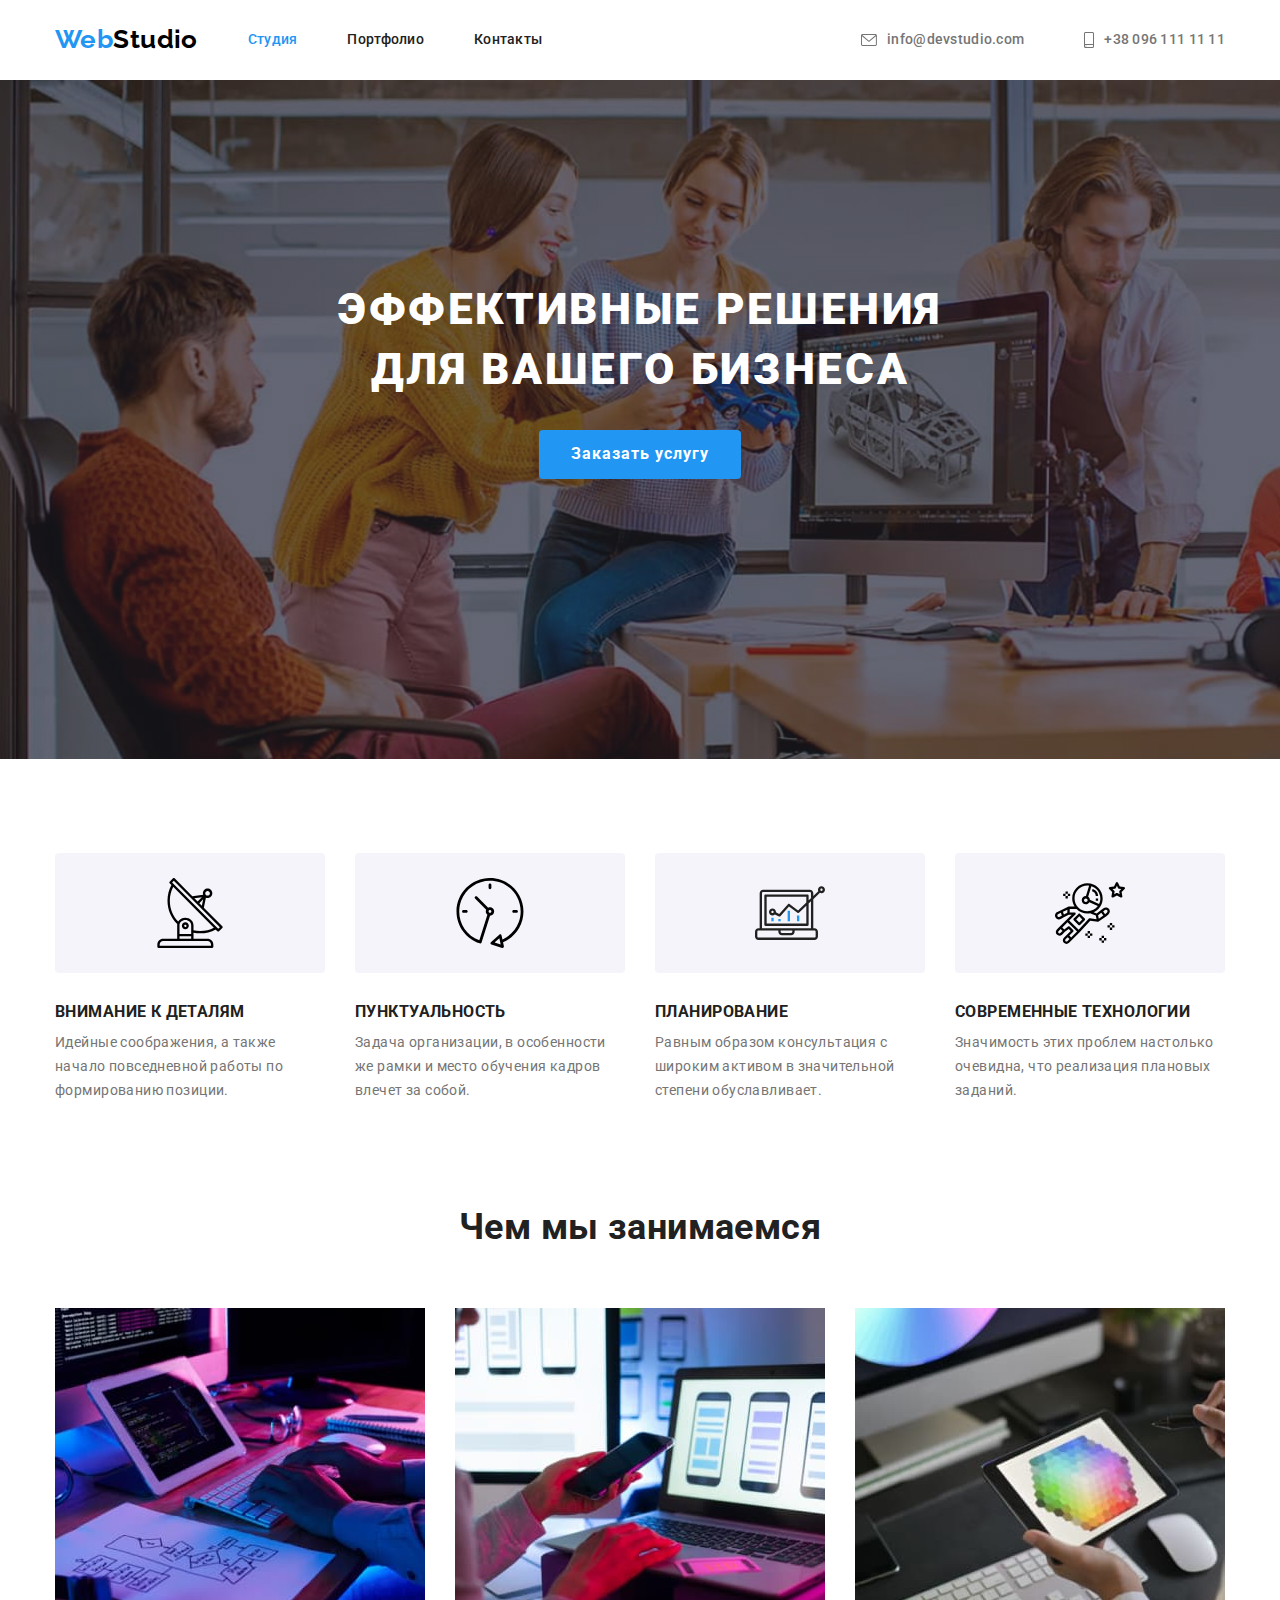
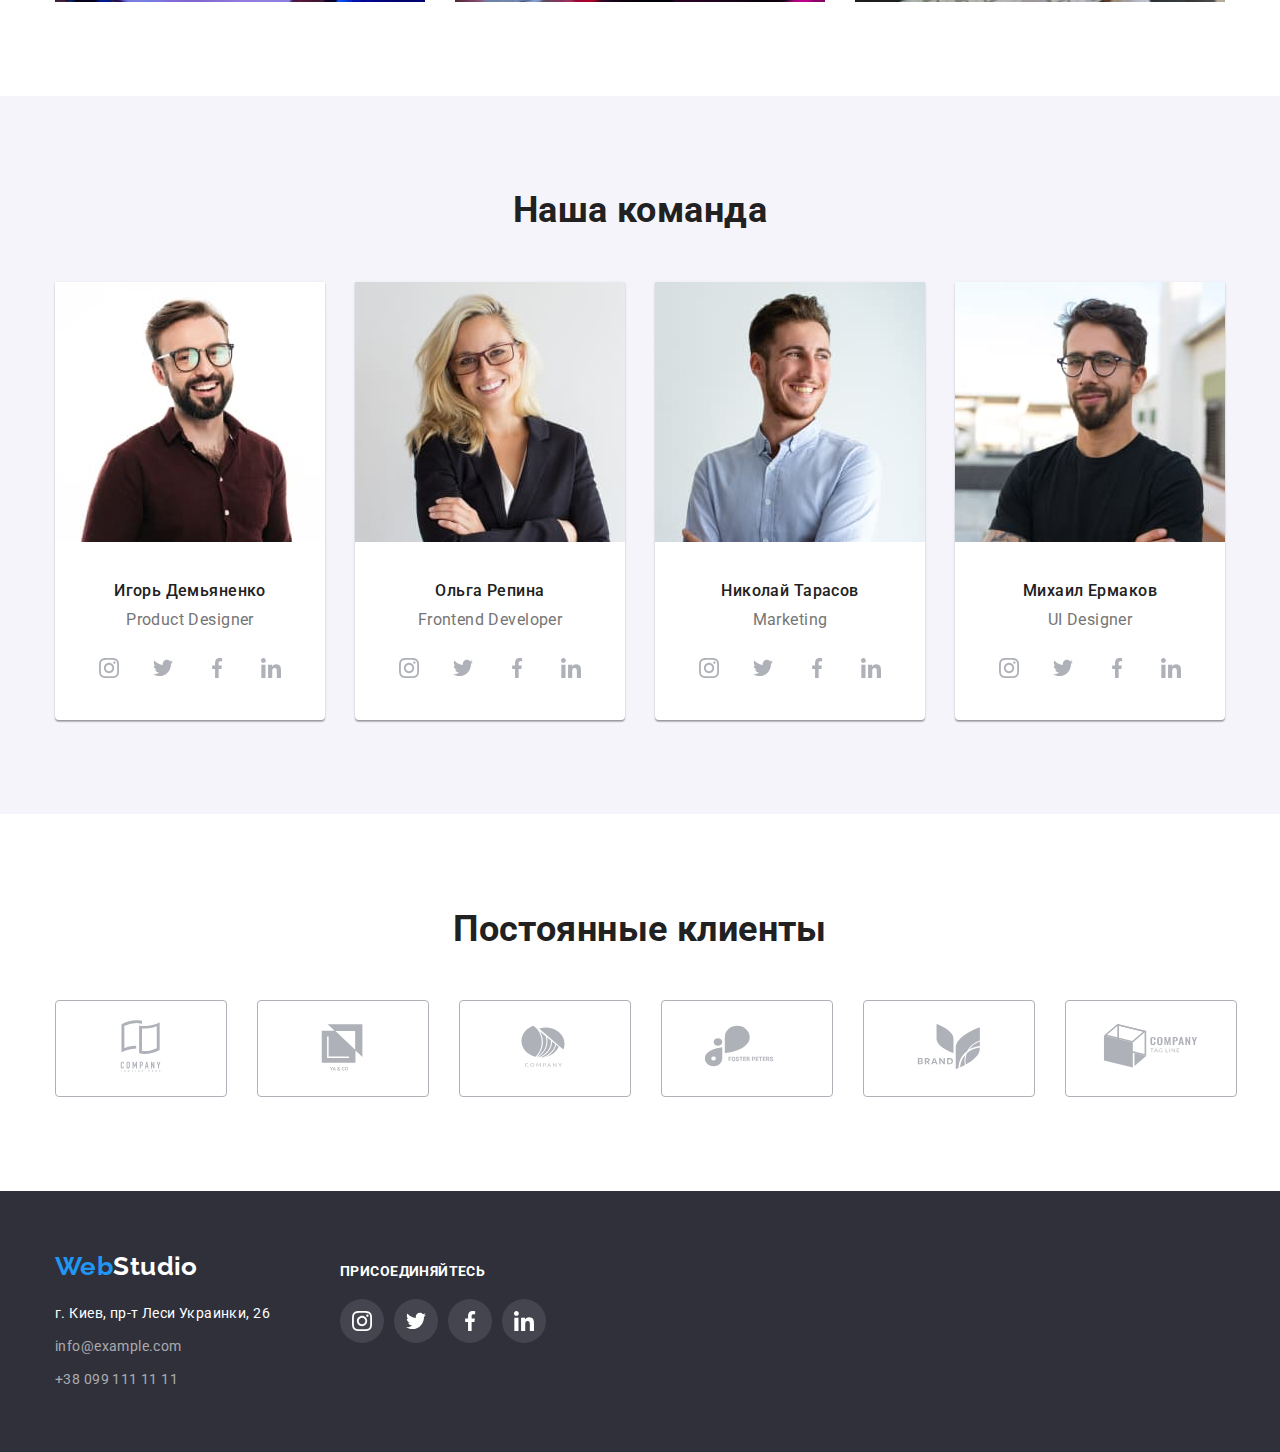
<file: index.html>
<!DOCTYPE html>
<html lang="ru">
<head>
    <meta charset="UTF-8">
    <meta http-equiv="X-UA-Compatible" content="IE=edge">
    <meta name="viewport" content="width=device-width, initial-scale=1.0">
    <title lang="en">Web Studio</title>
    <link href="https://fonts.googleapis.com/css2?family=Raleway:wght@700&family=Roboto:wght@400;500;700;900&display=swap"
     rel="stylesheet">
     <link rel="stylesheet" href="https://cdnjs.cloudflare.com/ajax/libs/modern-normalize/1.1.0/modern-normalize.min.css">
    <link rel="stylesheet" href="./css/styles.css">
</head>


<body>

<header class="header">
   <div class="container header-header ">
          <nav class="header-nav" >
           <a href="./index.html" class="header-logo text">Web<span class="header-logo-first text">Studio</span> </a>
       <ul class="header-list list">
           <li class="header-item"><a href="./index.html" class="header-link activ text ">Студия</a></li>
           <li class="header-item"><a href="./portfolio.html" class="header-link text">Портфолио</a></li>
           <li class="header-item"><a href="" class="header-link text ">Контакты</a></li>
       </ul>
          </nav>
       
       <ul class="header-contacts text list ">
          <li class="header-contacts-item">
            <a href="mailto:info@devstudio.com" class="header-contacts-link text">
            <svg class="header-mail"  width="16" height="12"> 
            <use href="./images/icons.svg/symbol-defs (2).svg#icon-envelope-1"></use></svg>
            info@devstudio.com</a> </li>
          <li class="header-contacts-item">
            <a href="tel:+380961111111" class="header-contacts-link text">
             <svg class="header-phone" width="10" height="16">
               <use href="./images/icons.svg/symbol-defs (2).svg#icon-smartphone-1"></use>
             </svg>  
               +38 096 111 11 11</a></li>
       </ul>
   </div>
</header>



<main>
     <section class="hero">
             <h1 class="hero-title">Эффективные решения<br> для вашего бизнеса</h1>
             <button type="button" class="hero-btn">Заказать услугу</button>
</section>
     

<section class="benefits">
   <div class="container">
             
     <ul class="benefits-list list">
        <li class="benefits-list-item">
         <div class="benefits-div">
         <svg class="benefits-icon" width="70" height="70"> 
            <use href="./images/icons.svg/symbol-defs (2).svg#icon-antenna-1-1"></use>
         </svg>
      </div>
            <h3 class="benefits-title">Внимание к деталям</h3>
            <p class="benefits-text">Идейные соображения, а также начало повседневной работы по формированию позиции.</p>
        </li>

        <li class="benefits-list-item">
         <div class="benefits-div">
         <svg class="benefits-icon" width="70" height="70"> 
            <use href="./images/icons.svg/symbol-defs (2).svg#icon-clock-1-1"></use>
         </svg>
      </div>
            <h3 class="benefits-title">Пунктуальность</h3>
            <p class="benefits-text">Задача организации, в особенности же рамки и место обучения кадров влечет за собой.</p>
        </li>

        <li class="benefits-list-item" >
         <div class="benefits-div">
         <svg class="benefits-icon" width="70" height="70"> 
            <use href="./images/icons.svg/symbol-defs (2).svg#icon-diagram-1-1"></use>
         </svg>
      </div>
            <h3 class="benefits-title">Планирование</h3>
            <p class="benefits-text">Равным образом консультация с широким активом в значительной степени обуславливает.</p>
        </li>

        <li class="benefits-list-item" >
         <div class="benefits-div">
         <svg class="benefits-icon" width="70" height="70"> 
            <use href="./images/icons.svg/symbol-defs (2).svg#icon-astronaut-1-1"></use>
         </svg>
      </div>
            <h3 class="benefits-title">Современные технологии</h3>
            <p class="benefits-text">Значимость этих проблем настолько очевидна, что реализация плановых заданий.</p>
        </li>
     </ul>
   </div>
</section>

<section class="work">
   <div class="container">
         <h2 class="work-title">Чем мы занимаемся</h2>
    <ul class="work-list list">
       <li class="work-list-img">
          <img  src="./images/box1.jpg" alt="компьютер">
       </li>

       <li class="work-list-img">
           <img  src="./images/box2.jpg" alt="телефон в руках">
       </li>

       <li class="work-list-img" >
           <img  src="./images/box3.jpg" alt="планшет">
       </li>
    </ul>
   </div>
</section>

<section class="team">
   <div class="container">
               <h2 class="heading">Наша команда</h2>
     <ul class="team-list list">
        <li class="team-li">
           <img  src="./images/img11.jpg" alt="мужчина в очках">
           <div class="title-text">
           <h3 class="team-title" >Игорь Демьяненко</h3>
           <p class="team-text">Product Designer</p>
           <ul class="team-roster list">
            <li class="team-docket">
               <a href="" class="team-ref">
                  <svg class="team-icon" width="20" height="20">
                     <use href="./images/icons.svg/symbol-defs.svg#icon-instagram"></use>
                  </svg>
               </a>
            </li>
            <li class="team-docket">
               <a href="" class="team-ref">
                  <svg class="team-icon" width="20" height="20">
                     <use href="./images/icons.svg/symbol-defs.svg#icon-twitter"></use>
                  </svg>
               </a>
            </li>
            <li class="team-docket">
               <a href="" class="team-ref">
                  <svg class="team-icon" width="20" height="20">
                     <use href="./images/icons.svg/symbol-defs.svg#icon-facebook"></use>
                  </svg>
               </a>
            </li>
            <li class="team-docket">
               <a href="" class="team-ref">
                  <svg class="team-icon" width="20" height="20">
                     <use href="./images/icons.svg/symbol-defs.svg#icon-linkedin"></use>
                  </svg>
               </a>
            </li>
           </ul>
         </div>
        </li>

        <li class="team-li">
           <img  src="./images/img22.jpg" alt="женщина блондинка">
           <div class="title-text">
           <h3 class="team-title">Ольга Репина</h3>
           <p class="team-text">Frontend Developer</p>
           <ul class="team-roster list">
            <li class="team-docket">
               <a href="" class="team-ref">
                  <svg class="team-icon" width="20" height="20">
                     <use href="./images/icons.svg/symbol-defs.svg#icon-instagram"></use>
                  </svg>
               </a>
            </li>
            <li class="team-docket">
               <a href="" class="team-ref">
                  <svg class="team-icon" width="20" height="20">
                     <use href="./images/icons.svg/symbol-defs.svg#icon-twitter"></use>
                  </svg>
               </a>
            </li>
            <li class="team-docket">
               <a href="" class="team-ref">
                  <svg class="team-icon" width="20" height="20">
                     <use href="./images/icons.svg/symbol-defs.svg#icon-facebook"></use>
                  </svg>
               </a>
            </li>
            <li class="team-docket">
               <a href="" class="team-ref">
                  <svg class="team-icon" width="20" height="20">
                     <use href="./images/icons.svg/symbol-defs.svg#icon-linkedin"></use>
                  </svg>
               </a>
            </li>
           </ul>
         </div>
        </li>

        <li class="team-li">
           <img src="./images/img33.jpg" alt="мужчина">
           <div  class="title-text">
           <h3 class="team-title">Николай Тарасов</h3>
           <p class="team-text">Marketing</p>
           <ul class="team-roster list">
            <li class="team-docket">
               <a href="" class="team-ref">
                  <svg class="team-icon" width="20" height="20">
                     <use href="./images/icons.svg/symbol-defs.svg#icon-instagram"></use>
                  </svg>
               </a>
            </li>
            <li class="team-docket">
               <a href="" class="team-ref">
                  <svg class="team-icon" width="20" height="20">
                     <use href="./images/icons.svg/symbol-defs.svg#icon-twitter"></use>
                  </svg>
               </a>
            </li>
            <li class="team-docket">
               <a href="" class="team-ref">
                  <svg class="team-icon" width="20" height="20">
                     <use href="./images/icons.svg/symbol-defs.svg#icon-facebook"></use>
                  </svg>
               </a>
            </li>
            <li class="team-docket">
               <a href="" class="team-ref">
                  <svg class="team-icon" width="20" height="20">
                     <use href="./images/icons.svg/symbol-defs.svg#icon-linkedin"></use>
                  </svg>
               </a>
            </li>
           </ul>
         </div>
        </li>

        <li class="team-li">
           <img src="./images/img44.jpg" alt="мужчина брюнет">
           <div class="title-text">
           <h3 class = "team-title">Михаил Ермаков</h3>
           <p class="team-text">UI Designer</p>
           <ul class="team-roster list">
            <li class="team-docket">
               <a href="" class="team-ref">
                  <svg class="team-icon" width="20" height="20">
                     <use href="./images/icons.svg/symbol-defs.svg#icon-instagram"></use>
                  </svg>
               </a>
            </li>
            <li class="team-docket">
               <a href="" class="team-ref">
                  <svg class="team-icon" width="20" height="20">
                     <use href="./images/icons.svg/symbol-defs.svg#icon-twitter"></use>
                  </svg>
               </a>
            </li>
            <li class="team-docket">
               <a href="" class="team-ref">
                  <svg class="team-icon" width="20" height="20">
                     <use href="./images/icons.svg/symbol-defs.svg#icon-facebook"></use>
                  </svg>
               </a>
            </li>
            <li class="team-docket">
               <a href="" class="team-ref">
                  <svg class="team-icon" width="20" height="20">
                     <use href="./images/icons.svg/symbol-defs.svg#icon-linkedin"></use>
                  </svg>
               </a>
            </li>
           </ul>
         </div>
        </li>
      </ul>
      </div>
</section>

<section class="clients">
<div class="container">
   <h2 class="clients-title">Постоянные клиенты</h2>
   <ul class="clients-roster list">
<li class="clients-docket">
   <a href="" class="clients-ref">
      <svg class="clients-icon" width="106" height="60">
         <use href="./images/icons.svg/symbol-defs (2).svg#icon-Logo-1-1"></use>
      </svg>
   </a>
</li>
<li class="clients-docket">
   <a href="" class="clients-ref">
      <svg class="clients-icon" width="106" height="60">
         <use href="./images/icons.svg/symbol-defs (2).svg#icon-Logo-1"></use>
      </svg>
   </a>
</li>
<li class="clients-docket">
   <a href="" class="clients-ref">
      <svg class="clients-icon" width="106" height="60">
         <use href="./images/icons.svg/symbol-defs (2).svg#icon-Logo-2-1"></use>
      </svg>
   </a>
</li>
<li class="clients-docket">
   <a href="" class="clients-ref">
      <svg class="clients-icon" width="106" height="60">
         <use href="./images/icons.svg/symbol-defs (2).svg#icon-Logo-3-1"></use>
      </svg>
   </a>
</li>
<li class="clients-docket">
   <a href="" class="clients-ref">
      <svg class="clients-icon" width="106" height="60">
         <use href="./images/icons.svg/symbol-defs (2).svg#icon-Logo-4-1"></use>
      </svg>
   </a>
</li>
<li class="clients-docket">
   <a href="" class="clients-ref">
      <svg class="clients-icon" width="106" height="60">
         <use href="./images/icons.svg/symbol-defs (2).svg#icon-Logo-5-1"></use>
      </svg>
   </a>
</li>
</ul>
</div>
</section>

</main>

<footer class="footer">
   <div class="container">
<div class="footer-two">

   <div class="footer-footer">
     <a href = "" class="footer-logo text">Web<span class="footer-logo-second">Studio</span></a>
   <ul class="footer-contacts list">
      <li class="footer-li">
         <a href ="" class="footer-address text">г. Киев, пр-т Леси Украинки, 26</a>
      </li>

      <li class="footer-li">
         <a href="mailto:info@example.com" class="footer-link text">info@example.com</a>
      </li>

      <li class="footer-li">
         <a href="tel:+380991111111" class="footer-link text">+38 099 111 11 11</a>
      </li>
   </ul>
</div>

<div class="basement">
      <p class="footer-text">Присоединяйтесь</p>
      <ul class="footer-roster list ">
         <li class="footer-docket">
            <a href="" class="footer-ref">
               <svg class="footer-icon" width="20" height="20">
                  <use href="./images/icons.svg/symbol-defs.svg#icon-instagram"></use>
               </svg>
            </a>
         </li>
         <li class="footer-docket" >
            <a href="" class="footer-ref">
               <svg class="footer-icon" width="20" height="20">
                  <use href="./images/icons.svg/symbol-defs.svg#icon-twitter"></use>
               </svg>
            </a>
         </li>
         <li class="footer-docket">
            <a href="" class="footer-ref">
               <svg class="footer-icon" width="20" height="20">
                  <use href="./images/icons.svg/symbol-defs.svg#icon-facebook"></use>
               </svg>
            </a>
         </li>
         <li class="footer-docket">
            <a href="" class="footer-ref">
               <svg class="footer-icon" width="20" height="20">
                  <use href="./images/icons.svg/symbol-defs.svg#icon-linkedin"></use>
               </svg>
            </a>
         </li>
      </ul>
   </div>
   </div>


   </div>
</footer>
</body>
</html>
</file>
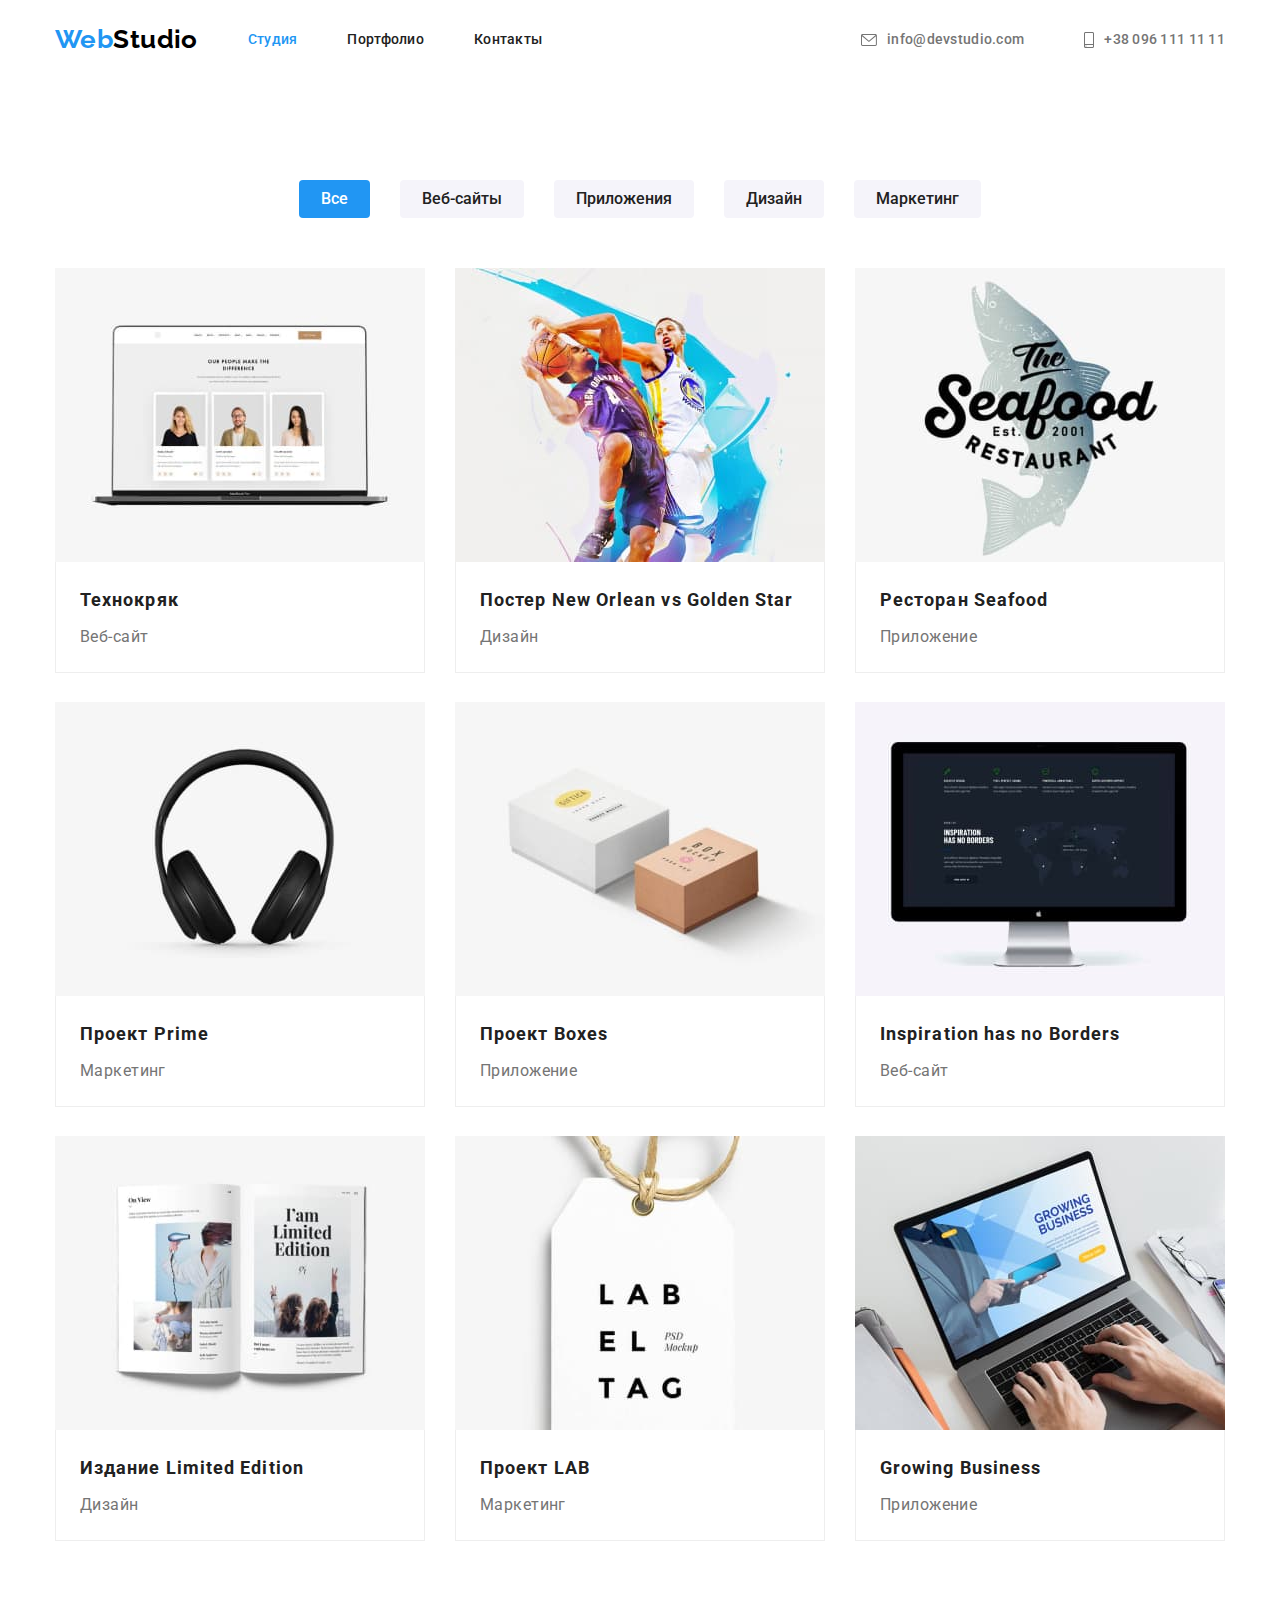
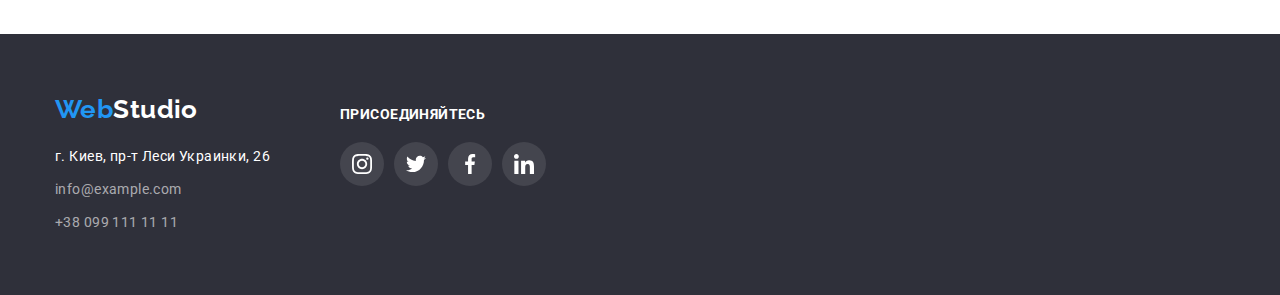
<file: portfolio.html>
<!DOCTYPE html>
<html lang="ru">
   <head>
      <meta charset="UTF-8">
      <meta http-equiv="X-UA-Compatible" content="IE=edge">
      <meta name="viewport" content="width=device-width, initial-scale=1.0">
      <title lang="en">Portfolio</title>
      <link href="https://fonts.googleapis.com/css2?family=Raleway:wght@700&family=Roboto:wght@400;500;700;900&display=swap"
       rel="stylesheet">
       <link rel="stylesheet" href="https://cdnjs.cloudflare.com/ajax/libs/modern-normalize/1.1.0/modern-normalize.min.css">
      <link rel="stylesheet" href="./css/styles.css">
  </head>


<body>
 <header class="header">
      <div class="container header-header ">
         <nav class="header-nav">
            <a href="./index.html" class="header-logo text">Web<span class="header-logo-first text">Studio</span> </a>
            <ul class="header-list list">
               <li class="header-item"><a href="./index.html" class="header-link activ text ">Студия</a></li>
               <li class="header-item"><a href="./portfolio.html" class="header-link text">Портфолио</a></li>
               <li class="header-item"><a href="" class="header-link text ">Контакты</a></li>
            </ul>
         </nav>
   
         <ul class="header-contacts text list ">
            <li class="header-contacts-item"><a href="mailto:info@devstudio.com"
                  class="header-contacts-link text">
                  <svg class="header-mail"  width="16" height="12"> 
                     <use href="./images/icons.svg/symbol-defs (2).svg#icon-envelope-1"></use></svg>
                  info@devstudio.com</a> </li>
            <li class="header-contacts-item"><a href="tel:+380961111111" class="header-contacts-link text">
               <svg class="header-phone" width="10" height="16">
                  <use href="./images/icons.svg/symbol-defs (2).svg#icon-smartphone-1"></use>
                </svg>  
               +38 096 111 11 11</a></li>
         </ul>
      </div>
   </header>

<main>

<section >
   <div class="container">
      
     <ul class="filters list">
        <li class="filters-button">
           <button type="button" class="btn current">Все</button> 
        </li>

        <li class="filters-button">
            <button type="button" class="btn">Веб-сайты</button>
        </li>

        <li class="filters-button">
            <button type="button" class="btn">Приложения</button>
        </li>

        <li class="filters-button">
            <button type="button" class="btn">Дизайн</button>
        </li>

        <li class="filters-button">
            <button type="button" class="btn">Маркетинг</button>
        </li>
     </ul>
   </div>

   
<div class="container">
     <ul class="project list ">
         <li class="project-li">
             <a href="" class="project-link" ><img src="./img/img1.jpg" alt="три фотографии" ></a>
            <div class="title-item">
            <h3 class="project-title">Технокряк</h3>
            <p class="project-item">Веб-сайт</p>
         </div>
      
         </li>

         <li class="project-li">
            <a href=""  class="project-link">
               <img src="./img/img2.jpg" alt="баскетболисты" ></a>
            <div class="title-item">
            <h3 class="project-title ">Постер New Orlean vs Golden Star</h3>
            <p class="project-item ">Дизайн</p>
         </div>
         </li>

         <li class="project-li">
            <a href=""class="project-link" ><img src="./img/img3.jpg" alt="Seafood"></a>
            <div class="title-item">
            <h3 class="project-title">Ресторан Seafood</h3>
            <p class="project-item">Приложение</p>
         </div>
         </li>

         <li class="project-li">
            <a href="" class="project-link"><img src="./img/img4.jpg" alt="наушники"></a>
            <div class="title-item">
            <h3 class="project-title">Проект Prime</h3>
            <p class="project-item">Маркетинг</p>
         </div>
         </li>

         <li class="project-li">
            <a href="" class="project-link"><img src="./img/img5.jpg" alt="две коробки"></a>
            <div class="title-item">
            <h3 class="project-title">Проект Boxes</h3>
            <p class="project-item">Приложение</p>
         </div>
         </li>

         <li class="project-li">
            <a href="" class="project-link"><img src="./img/img6.jpg" alt="темный экран"></a>
            <div class="title-item">
            <h3 class="project-title">Inspiration has no Borders</h3>
            <p class="project-item">Веб-сайт</p>
         </div>
         </li>

         <li class="project-li">
            <a href="" class="project-link"><img src="./img/img7.jpg" alt="книга"></a>
            <div class="title-item">
            <h3 class="project-title">Издание Limited Edition</h3>
            <p class="project-item">Дизайн</p>
         </div>
         </li>

         <li class="project-li">
            <a href="" class="project-link"><img src="./img/img8.jpg" alt="lab el tag"></a>
            <div class="title-item">
            <h3 class="project-title">Проект LAB</h3>
            <p class="project-item">Маркетинг</p>
         </div>
         </li>

         <li class="project-li">
            <a href="" class="project-link"><img src="./img/img9.jpg" alt="руки и ноутбук"></a>
            <div class="title-item">
            <h3 class="project-title">Growing Business</h3>
            <p class="project-item">Приложение</p>
         </div>
         </li>
     </ul>
   </div>
   
 </section>
</main>


<footer class="footer">
   <div class="container">
      <div class="footer-two">
      
         <div class="footer-footer">
           <a href = "" class="footer-logo text">Web<span class="footer-logo-second">Studio</span></a>
         <ul class="footer-contacts list">
            <li class="footer-li">
               <a href ="" class="footer-address text">г. Киев, пр-т Леси Украинки, 26</a>
            </li>
      
            <li class="footer-li">
               <a href="mailto:info@example.com" class="footer-link text">info@example.com</a>
            </li>
      
            <li class="footer-li">
               <a href="tel:+380991111111" class="footer-link text">+38 099 111 11 11</a>
            </li>
         </ul>
      </div>
      
      <div class="basement">
            <p class="footer-text">Присоединяйтесь</p>
            <ul class="footer-roster list ">
               <li class="footer-docket">
                  <a href="" class="footer-ref">
                     <svg class="footer-icon" width="20" height="20">
                        <use href="./images/icons.svg/symbol-defs.svg#icon-instagram"></use>
                     </svg>
                  </a>
               </li>
               <li class="footer-docket" >
                  <a href="" class="footer-ref">
                     <svg class="footer-icon" width="20" height="20">
                        <use href="./images/icons.svg/symbol-defs.svg#icon-twitter"></use>
                     </svg>
                  </a>
               </li>
               <li class="footer-docket">
                  <a href="" class="footer-ref">
                     <svg class="footer-icon" width="20" height="20">
                        <use href="./images/icons.svg/symbol-defs.svg#icon-facebook"></use>
                     </svg>
                  </a>
               </li>
               <li class="footer-docket">
                  <a href="" class="footer-ref">
                     <svg class="footer-icon" width="20" height="20">
                        <use href="./images/icons.svg/symbol-defs.svg#icon-linkedin"></use>
                     </svg>
                  </a>
               </li>
            </ul>
         </div>
         </div>
      
      
         </div>
</footer>
</body>
</html>
</file>
<file: css/styles.css>
:root {
    --dark-color:#212121;
    --grey-color:#757575;
    --white-color:#FFFFFF;
    --blue-color:#2196F3;
    --black-color: #000000;
    --bg-color-site-header:#FFFFFF;
    --bg-color-header-footer:#2F303A;
    --bg-color-main:#E5E5E5;
    --bg-color-main-btn:#2196F3;
    --bg-color-team-btn: #F5F4FA;
    --bg-color-clients: #F5F5F5;
    --adress-footer-color:rgba(255, 255, 255, 0.6);
}

body {
    background-color:var(--bg-color-site-header);
    color: var(--grey-color);
    font-family: Roboto, sans-serif;
    font-size: 14px;
    letter-spacing: 0.03em;
}

.list {
    list-style: none;
    
}


.text {
    text-decoration: none;
}

.project-item {
    text-decoration: none;
}

h1,h2,h3,h4,h5,h6,p {
    margin: 0;
    padding: 0;
}

ul {
    margin: 0;
    padding: 0;
}


button {
    padding: 0;
}


 
.container{
    width: 1200px;
    padding-left: 15px;
    padding-right: 15px;
    margin-left: auto;
    margin-right: auto;
    
}
  

img {
    display: block;
}



 

/*------------------------------------ВЕБ СТУДИЯ----------------------------------------------------*/


/*------------------------------------header---------------------------------------------------*/

.header {
    
}

.header-header{
    display: flex;
    align-items: center;
}

.header-nav {
    display: flex;
   align-items: center;
}

.contacts {
    display: flex;
  justify-content: center;
  
}

.header-list {
    display: flex;
  
}

.header-item:not(:last-child){
    margin-right: 50px;
}

.header-contacts {
    display: flex;
    margin-left: auto;
    
    
    
}

.header-contacts-item:not(:last-child){
    margin-right: 50px;
}

.header-contacts .item +.item {
    margin-left: ;
}

.header-contacts-item {
    background-image: url();
}

.header-logo {
    display: block;
    padding-top: 24px;
    padding-bottom: 25px;
    margin-right: 50px;
    
    font-family: 'Raleway',sans-serif;
    font-weight: 700;
    font-size: 26px;
    line-height: 1.2;
    color: var(--bg-color-main-btn);
}

.header-logo-first {
    color: var(--black-color);
}
 
.header-list .header-link {
    display: block;
    padding-top: 32px;
    padding-bottom: 32px;

    font-weight: 500;
    line-height: 1.14;
    letter-spacing: 0.02em;
    color: var(--dark-color);
} 

.header-list .header-link:hover,
.header-list .header-link:focus {
    color: var(--bg-color-main-btn);
}

.header-list .activ{
    font-weight: 500;
    line-height: 1.14;
    letter-spacing: 0.02em;
    color: var(--blue-color);
}

.header-contacts .header-contacts-link {
    display: block;
    padding-top: 32px;
    padding-bottom: 32px;
    font-weight: 500;
    line-height: 1.14;
    letter-spacing: 0.02em;
    color: var(--grey-color);
    border-radius: 50%;
    display: flex;
    justify-content: center;
    align-items: center;
}

.header-mail {
    fill: currentColor;
    margin-right: 10px; 
}

.header-phone {
    fill: currentColor;
    margin-right: 10px;
}


    
.header-contacts .header-contacts-link:hover,
.header-contacts .header-contacts-link:focus {
    color: var(--blue-color);
}
.header-contacts-link {
    
}

.header-phone {
    margin-left: 10px;
}
    


/*---------------------------------------hero-------------------------------------------------------*/
.hero {
    padding-top: 200px;
    padding-bottom: 280px;
    text-align: center;
    background-color: var(--bg-color-header-footer);
    background-image: linear-gradient(rgba(47, 48, 58, 0.4),rgba(47, 48, 58, 0.4)), url(../images/bg.jpg);
    background-repeat: no-repeat;
    background-size: cover;
    max-width: 1600px;
    margin: 0 auto;
}

.hero-title {
    margin-bottom: 30px;
    font-weight: 900;
    font-size: 44px;
    line-height: 1.36;
    letter-spacing: 0.06em;
    text-transform: uppercase;
    color: var(--white-color);
}

.hero-btn {
    border: none;
    text-align: center;
    border-radius: 4px;
    min-width: 200px;
    padding: 10px 32px;

    font-family: inherit;
    font-weight: 700;
    font-size: 16px;
    line-height: 1.8;
    letter-spacing: 0.06em;
    cursor: pointer;
    color: var(--white-color);
    background: var(--bg-color-main-btn);
}

.hero-btn:hover {
    background: #188CE8;
    box-shadow: 0px 4px 4px rgba(0, 0, 0, 0.15);
    border-radius: 4px;
}


/*-----------------------------------benefits--------------------------------------------------------*/
.benefits{
   padding-top: 94px;
   padding-bottom: 94px;
}
.benefits-title {
    font-weight: 700;
    line-height: 1.14;
    text-transform: uppercase;
    color: var(--dark-color);
    margin-bottom: 10px;
    display: flex;
    margin-top: 30px;
}

.benefits-text {
    font-weight: 400;
    line-height: 1.71;
}

   .benefits-list  {
    display: flex ;
    gap: 30px;
    
}
.benefits-list-item{
   flex-basis: calc((100% - 3 * 30px) / 4);
   
}


.benefits-div {
    padding:25px 100px 25px 100px;
    display: flex;
    justify-content: center;
    align-items: center;
    background: #F5F4FA;
    border-radius: 4px;
}





/*----------------------------------work----------------------------------------------------------*/


 .work {
padding-bottom: 94px;
 }

.work-title {
    font-weight: 700;
    font-size: 36px;
    line-height: 1.7;
    color: var(--dark-color);
    margin-bottom: 50px;
    text-align: center;
}

.work-list {
    display: flex;
    gap: 30px;
}

.work-list-img:not(:last-child) {
   flex-basis : calc((100% - 2 * 30px) / 3);
}

/*----------------------------------team------------------------------------------------------------*/
.team {
    background: var(--bg-color-team-btn);
    padding-top: 94px;
    padding-bottom: 94px;

    
}

.team-list {
    display: flex;
    gap: 30px;
    
}

.team-li {
   flex-basis: calc((100% - 3 * 30px) / 4);
   background: #FFFFFF;
   box-shadow: 0px 1px 3px rgba(0, 0, 0, 0.12), 0px 1px 1px rgba(0, 0, 0, 0.14), 0px 2px 1px rgba(0, 0, 0, 0.2);
   border-radius: 0px 0px 4px 4px;
}

.heading {
    font-weight: 700;
    font-size: 36px;
    line-height: 1.16;
    color: var(--dark-color);
    text-align: center;
    margin-bottom: 50px;
}

.title-text {
    padding-top: 30px;
    padding-bottom: 30px;
    text-align: center;
}

.team-title {
    font-weight: 500;
    font-size: 16px;
    line-height: 1.18;
    color: var(--dark-color);
    margin: 10px;
   
    

    
}

.team-list p {
    font-size: 16px;
    line-height: 1.18;
    margin-bottom: 16px;
    
}

.team-roster {
    display: flex;
    justify-content: center;
}

.team-docket:not(:last-child) {
  margin-right: 10px;
}

.team-ref {
    width: 44px;
    height: 44px;
    background-color: #FFFFFF;
    border-radius: 50%;
    display: flex;
    justify-content: center;
    align-items: center;
}

.team-icon {
    fill: #AFB1B8;
}

.team-ref:hover {
    background-color: #2196F3;
}

.team-ref:hover .team-icon {
    fill: #FFFFFF;
}




/*-----------------------------------clients-------------------------------------------------------*/
.clients {
   padding-top: 94px;
   padding-bottom: 94px;
   
}

.clients-title {
  font-style: normal;
  font-weight: 700;
  font-size: 36px;
  line-height: 42px;
  text-align: center;
  color: var(--dark-color);
  margin-bottom: 50px;
}

.clients-roster {
  display: flex;
  gap: 30px;
}

.clients-docket {
    padding: 16px 32px 16px 32px;
    border: 1px solid #AFB1B8; 
    border-radius: 4px;
}


.clients-docket:hover {
    border: 1px solid #2196F3;
    border-radius: 4px;
}

.clients-icon {
    fill: #AFB1B8;
}

.clients-docket:hover .clients-icon{
    fill: #2196F3;
}








/*-------------------------------------footer------------------------------------------------------*/
.footer {
    background: var(--bg-color-header-footer);
    display: flex;
    
}

.footer-footer {
    padding-top: 60px;
    padding-bottom: 60px;
}


.footer-logo {
    padding-top: 60px;
    margin-bottom: 20px;
    font-family: 'Raleway';
    font-style: normal;
    font-weight: 700;
    font-size: 26px;
    line-height: 1.2;
    color: var(--blue-color);
    
    
    
}

.footer-logo-second {
    display: inline-block;
    margin-bottom: 20px;
    font-family: inherit;
    color: var(--white-color);
    
}

.footer-li:not(:last-child) {
    margin-bottom: 9px;
}

.footer-contacts {
    
}

.footer-contacts .footer-address {
    font-weight: 400;
    line-height: 1.71;
    color: var(--white-color);
    
    
}

.footer-contacts .footer-address:hover,
.footer-contacts .footer-address:focus {
    color: var(--blue-color);
}


.footer-contacts .footer-link {
    font-weight: 400;
    line-height: 1.71;
    color: var(--adress-footer-color);
}

.footer-contacts .footer-link:hover,
.footer-contacts .footer-link:focus {
    color: var(--blue-color);
}

.footer-two {
    display: flex;
    gap: 70px;
}

.basement {
    padding-top: 72px;
    padding-bottom: 100px;
}

.footer-text {
    font-family: 'Roboto';
    font-style: normal;
    font-weight: 700;
    font-size: 14px;
    line-height: 16px;
    letter-spacing: 0.03em;
    text-transform: uppercase;
    color: #FFFFFF;
    margin-bottom: 20px;
    
}

.footer-roster {
    display: flex;
    justify-content: center;
    align-items: center;
    
}

.footer-docket:not(:last-child){
    margin-right: 10px;
    
}

.footer-ref {
    width: 44px;
    height: 44px;
    background-color: #FFFFFF;
    border-radius: 50%;
    display: flex;
    justify-content: center;
    align-items: center;
    background:rgba(255, 255, 255, 0.1) ;
    
    
}

.footer-icon {
  fill:#FFFFFF;
}
  
.footer-ref:hover{
   background-color:#2196F3;  
}

.footer-ref:hover .footer-icon {
    background-color:#2196F3;
} 







/*----------------------------------ПОРТФОЛИО-------------------------------------------------------*/



/*---------------------------------filters--------------------------------------------------------*/
.filters {
    display: flex;
    padding-top: 100px;
    padding-bottom: 50px;
    justify-content: center;
}

.filters-button:not(:last-child) {
    margin-right: 30px;
    
}



 .filters .btn.current {
     font-family: inherit;
     font-weight: 500;
     font-size: 16px;
     line-height: 1.62;
     border: none;
     cursor: pointer;
     background-color: var(--bg-color-main-btn);
     color: var(--white-color);
    }

  
.filters .btn {
     font-family: inherit;
     font-weight: 500;
     font-size: 16px;
     line-height: 1.62;
     color: var(--dark-color);
     background: var(--bg-color-team-btn);
     border: none;
     cursor: pointer;
     border-radius: 4px;
     padding: 6px 22px;
}

.filters .btn:hover,
.filters .btn:focus {
    background-color: var(--bg-color-main-btn);
    color: var(--white-color);
    box-shadow: 0px 3px 1px rgba(0, 0, 0, 0.1), 0px 1px 2px rgba(0, 0, 0, 0.08), 0px 2px 2px rgba(0, 0, 0, 0.12);
}


/*--------------------------------------project-----------------------------------------------------*/
.project {
   display: flex;
   flex-wrap: wrap;
   gap: 30px;
   padding-bottom: 94px;
}

.project-li {
    flex-basis: calc((100% - 2 * 30px) / 3);
    width: 370px;
    height: 404px;
    left: 215px;
    top: 262px;
    background: #FFFFFF;
}

.project-link {
    
}

.project-li:hover {
    box-shadow: 0px 1px 1px rgba(0, 0, 0, 0.12), 0px 4px 4px rgba(0, 0, 0, 0.06), 1px 4px 6px rgba(0, 0, 0, 0.16);
    ;
}


.title-item {
 padding: 20px 24px;
 border-bottom: 1px solid #EEEEEE;
 border-left: 1px solid #EEEEEE;
 border-right: 1px solid #EEEEEE;
 }



.project-title {
    font-weight: 700;
    font-size: 18px;
    line-height: 2;
    letter-spacing: 0.06em;
    color: var(--dark-color);
    margin-bottom: 4px;
    
}

.project .project-item {
    font-weight: 400;
    font-size: 16px;
    line-height: 1.88;
    
}























/* ------------------------Examples----------------- */

/* .hero-title{
    font-size: 44px;
    color: blueviolet;
}
.hero-title .text-second{
    text-transform: uppercase;
    color: brown;
}



.hero-item p{
    color: aqua;
} 

.hero-list p{
    color: red;
}

.super-list > li {
    color: brown;
} */
</file>
